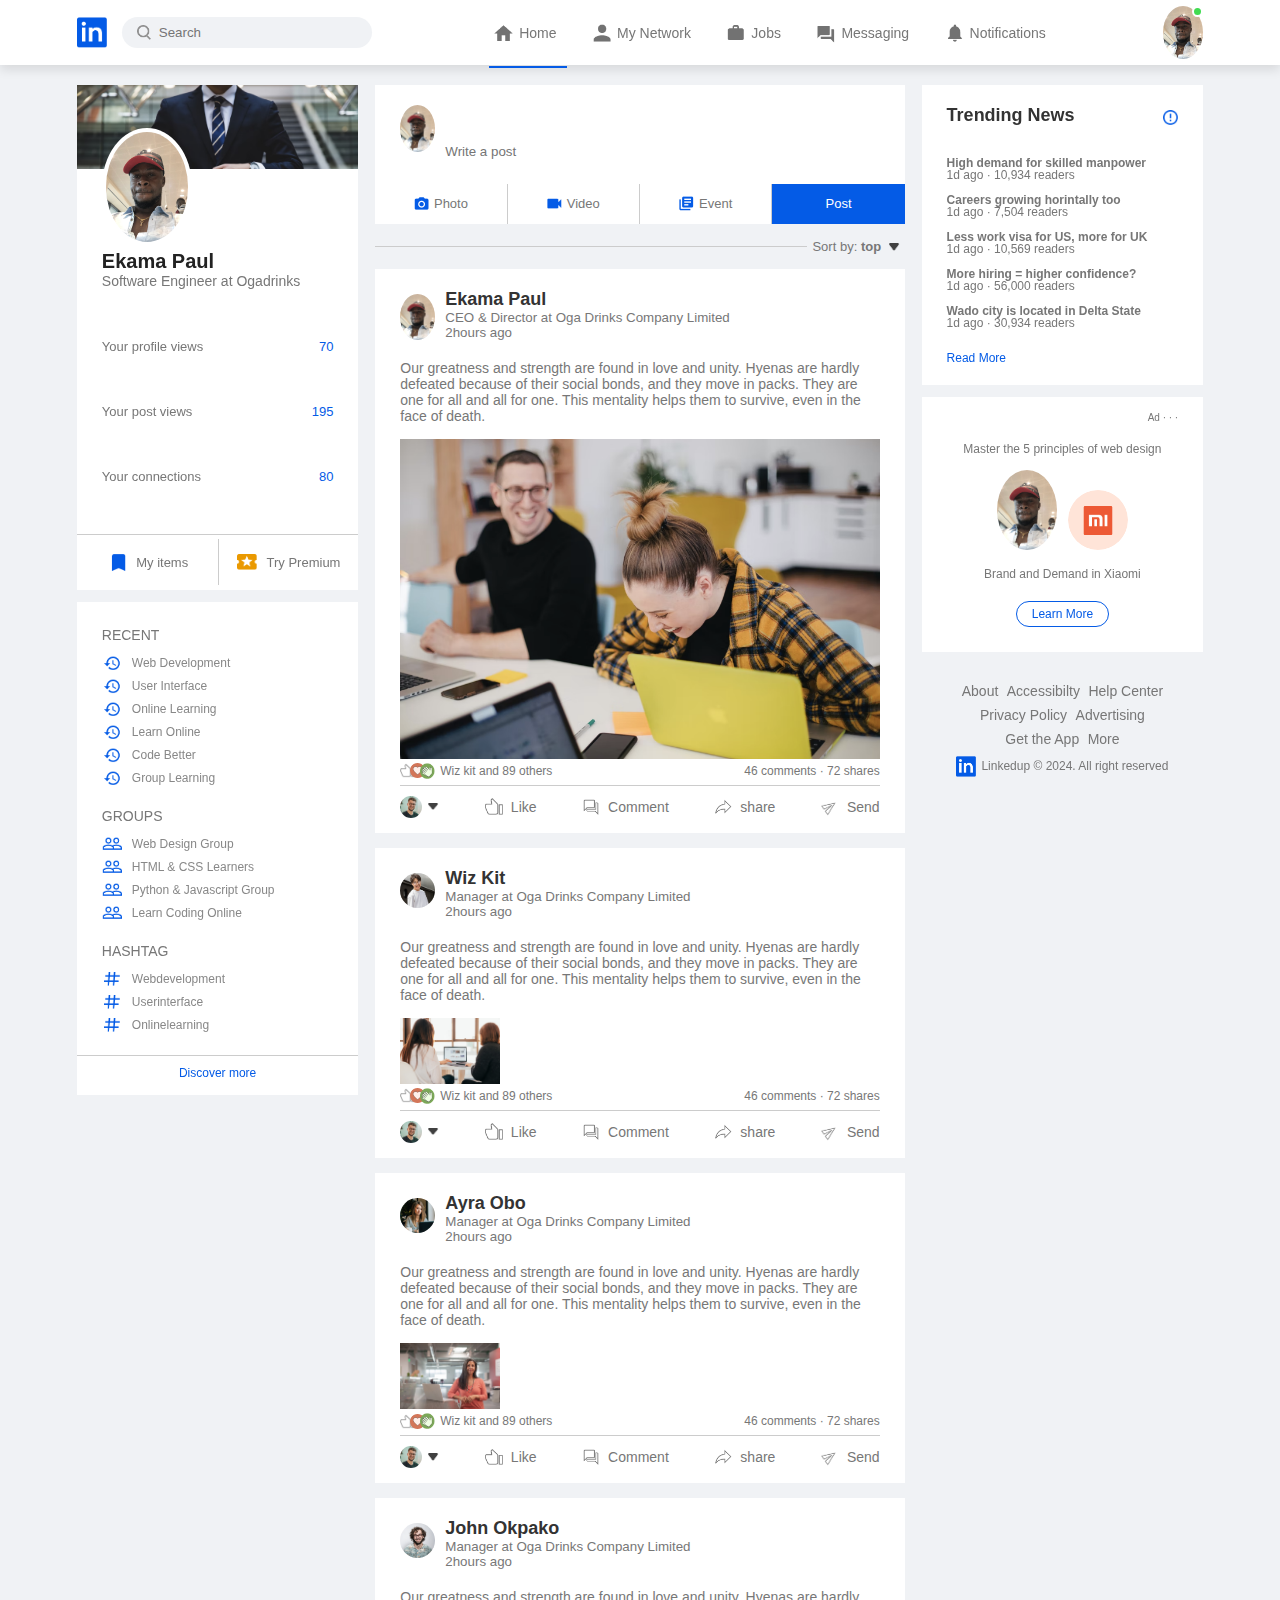
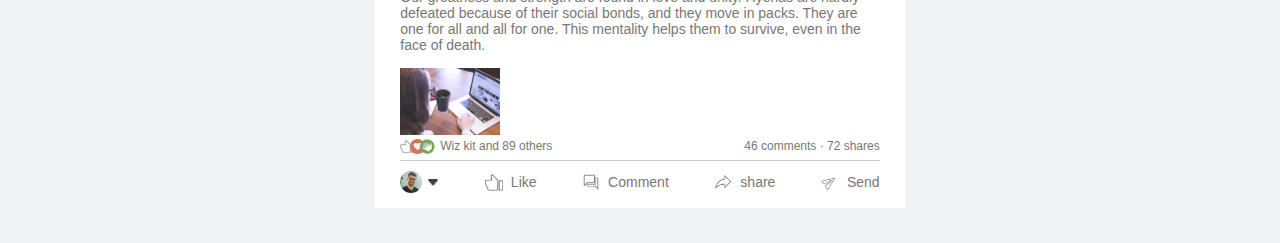
<file: index.html>
<!DOCTYPE html>
<html lang="en">

<head>
    <meta charset="UTF-8">
    <meta name="viewport" content="width=device-width, initial-scale=1.0">
    <title>Social Media Website</title>
    <link rel="stylesheet" href="styles.css">
</head>

<body>

    <nav class="navbar">
        <div class="navbar-left">
            <a href="index.html" class="logo"><img src="image/logo.png" alt=""></a>

            <div class="search-box">
                <img src="image/search.png" alt="">
                <input type="text" placeholder="Search">
            </div>
        </div>

        <div class="navbar-center">
            <ul>
                <li><a href="#" class="active-link"><img src="image/home.png" alt=""><span>Home</span></a></li>
                <li><a href="#"><img src="image/network.png" alt=""><span>My Network</span></a></li>
                <li><a href="#"><img src="image/jobs.png" alt=""><span>Jobs</span></a></li>
                <li><a href="#"><img src="image/message.png" alt=""><span>Messaging</span></a></li>
                <li><a href="#"><img src="image/notification.png" alt=""><span>Notifications</span></a></li>
            </ul>
        </div>

        <!-- profile image -->
        <div class="navbar-right">
            <div class="online">
                <img src="image/profilepic.jpeg" class="nav-profile-img" onclick="toggleMenu()">
            </div>
        </div>

        <!-- --------- PROFILE DROP-DOWN MENU -->

        <div class="profile-menu-wrap" id="profileMenu">
            <div class="profile-menu">
                <div class="user-info">
                    <img src="image/profilepic.jpeg">
                    <div>
                        <h3>Ekama Paul</h3>
                        <a href="profile.html">See your profile</a>
                    </div>
                </div>
                <hr>
                <a href="#" class="profile-menu-link">
                    <img src="image/feedback.png">
                    <p>Give Feedback</p>
                    <span>></span>
                </a>
                <a href="#" class="profile-menu-link">
                    <img src="image/setting.png">
                    <p>Setting & Privacy</p>
                    <span>></span>
                </a>
                <a href="#" class="profile-menu-link">
                    <img src="image/help.png">
                    <p>Help & Support</p>
                    <span>></span>
                </a>
                <a href="#" class="profile-menu-link">
                    <img src="image/display.png">
                    <p>Display & Accessiblity</p>
                    <span>></span>
                </a>
                <a href="#" class="profile-menu-link">
                    <img src="image/logout.png">
                    <p>Logout</p>
                    <span>></span>
                </a>
            </div>
        </div>

    </nav>

<!-- ------------------ Navbar Close-------------------- -->


<div class="container">
    <!-- --------Left- sidebar---------------- -->
    <div class="left-sidebar">
        <div class="sidebar-profile-box">
            <img src="image/cover-pic.png" alt="" width="100%">
            <div class="sidebar-profile-info">
                <img src="image/profilepic.jpeg" alt="">
                <h1>Ekama Paul</h1>
                <h3>Software Engineer at Ogadrinks</h3>
                <ul>
                   <li>Your profile views <span>70</span></li> 
                   <li>Your post views <span>195</span></li> 
                   <li>Your connections <span>80</span></li> 
                </ul>
            </div>
            <div class="sidebar-profile-link">
                <a href="#"><img src="image/items.png" alt="">My items</a>
                <a href="#"><img src="image/premium.png" alt="">Try Premium</a>
            </div>
        </div>

        <div class="sidebar-activity" id="sidebarActivity">
            <h3>RECENT</h3>
            <a href="#"><img src="image/recent.png" alt=""> Web Development</a>
            <a href="#"><img src="image/recent.png" alt=""> User Interface</a>
            <a href="#"><img src="image/recent.png" alt=""> Online Learning </a>
            <a href="#"><img src="image/recent.png" alt=""> Learn Online</a>
            <a href="#"><img src="image/recent.png" alt=""> Code Better</a>
            <a href="#"><img src="image/recent.png" alt=""> Group Learning</a>
            <h3>GROUPS</h3>
            <a href="#"><img src="image/group.png" alt=""> Web Design Group</a>
            <a href="#"><img src="image/group.png" alt=""> HTML & CSS Learners</a>
            <a href="#"><img src="image/group.png" alt=""> Python & Javascript Group</a>
            <a href="#"><img src="image/group.png" alt=""> Learn Coding Online </a>
            <h3>HASHTAG</h3>
            <a href="#"><img src="image/hashtag.png" alt=""> Webdevelopment </a>
            <a href="#"><img src="image/hashtag.png" alt="">Userinterface </a>
            <a href="#"><img src="image/hashtag.png" alt=""> Onlinelearning</a>
            <div class="discover-more-link">
                <a href="#">Discover more</a>
            </div>
        </div>

        <p id="showMoreLink" onclick="toggleActivity()">Show More<b>+</b></p>

    </div>

    <!-- -------- Main-content---------------- -->
    <div class="main-content">

        <div class="create-post">
            <div class="create-post-input">
                <img src="image/profilepic.jpeg">
                <textarea rows="2" placeholder="Write a post"></textarea>
            </div>
            <div class="create-post-links">
                <li><img src="image/photo.png">Photo</li>
                <li><img src="image/video.png">Video</li>
                <li><img src="image/event.png">Event</li>
                <li>Post</li>
            </div>
        </div>
        <div class="sort-by">
            <hr>
            <p>Sort by: <span>top <img src="image/down-arrow.png"></span></p>
        </div>

        <div class="post">
            <div class="post-author">
                <img src="image/profilepic.jpeg">
                <div>
                    <h1>Ekama Paul</h1>
                    <small>CEO & Director at Oga Drinks Company Limited</small>
                    <small>2hours ago</small>
                </div>
            </div>
            <p>Our greatness and strength are found in love and unity. Hyenas are hardly defeated because of their social bonds, and they move in packs. They are one for all and all for one. This mentality helps them to survive, even in the face of death.</p>
            <img src="image/post-image-1.png" width="100%">

            <div class="post-stats">
                <div>
                    <img src="image/thumbsup.png">
                    <img src="image/love.png">
                    <img src="image/clap.png">
                    <span class="liked-users">Wiz kit and 89 others</span>
                </div>
                <div>
                    <span>46 comments &middot; 72 shares</span>
                </div>
            </div>
            <div class="post-activity">
                <div>
                    <img src="image/user-1.png" class="post-activity-user-icon">
                    <img src="image/down-arrow.png" class="post-activity-arrow-icon">
                </div>
                <div class="post-activity-link">
                    <img src="image/like.png">
                    <span>Like</span>
                </div>
                <div class="post-activity-link">
                    <img src="image/comment.png">
                    <span>Comment</span>
                </div>
                <div class="post-activity-link">
                    <img src="image/share.png">
                    <span>share</span>
                </div>
                <div class="post-activity-link">
                    <img src="image/send.png">
                    <span>Send</span>
                </div>
            </div>
        </div>



        <div class="post">
            <div class="post-author">
                <img src="image/user-5.png">
                <div>
                    <h1>Wiz Kit</h1>
                    <small>Manager at Oga Drinks Company Limited</small>
                    <small>2hours ago</small>
                </div>
            </div>
            <p>Our greatness and strength are found in love and unity. Hyenas are hardly defeated because of their social bonds, and they move in packs. They are one for all and all for one. This mentality helps them to survive, even in the face of death.</p>
            <img src="image/post-image-2.png" width="100px">

            <div class="post-stats">
                <div>
                    <img src="image/thumbsup.png">
                    <img src="image/love.png">
                    <img src="image/clap.png">
                    <span class="liked-users">Wiz kit and 89 others</span>
                </div>
                <div>
                    <span>46 comments &middot; 72 shares</span>
                </div>
            </div>
            <div class="post-activity">
                <div>
                    <img src="image/user-1.png" class="post-activity-user-icon">
                    <img src="image/down-arrow.png" class="post-activity-arrow-icon">
                </div>
                <div class="post-activity-link">
                    <img src="image/like.png">
                    <span>Like</span>
                </div>
                <div class="post-activity-link">
                    <img src="image/comment.png">
                    <span>Comment</span>
                </div>
                <div class="post-activity-link">
                    <img src="image/share.png">
                    <span>share</span>
                </div>
                <div class="post-activity-link">
                    <img src="image/send.png">
                    <span>Send</span>
                </div>
            </div>

        </div>


        <div class="post">
            <div class="post-author">
                <img src="image/user-4.png">
                <div>
                    <h1>Ayra Obo</h1>
                    <small>Manager at Oga Drinks Company Limited</small>
                    <small>2hours ago</small>
                </div>
            </div>
            <p>Our greatness and strength are found in love and unity. Hyenas are hardly defeated because of their social bonds, and they move in packs. They are one for all and all for one. This mentality helps them to survive, even in the face of death.</p>
            <img src="image/post-image-3.png" width="100px">

            <div class="post-stats">
                <div>
                    <img src="image/thumbsup.png">
                    <img src="image/love.png">
                    <img src="image/clap.png">
                    <span class="liked-users">Wiz kit and 89 others</span>
                </div>
                <div>
                    <span>46 comments &middot; 72 shares</span>
                </div>
            </div>
            <div class="post-activity">
                <div>
                    <img src="image/user-1.png" class="post-activity-user-icon">
                    <img src="image/down-arrow.png" class="post-activity-arrow-icon">
                </div>
                <div class="post-activity-link">
                    <img src="image/like.png">
                    <span>Like</span>
                </div>
                <div class="post-activity-link">
                    <img src="image/comment.png">
                    <span>Comment</span>
                </div>
                <div class="post-activity-link">
                    <img src="image/share.png">
                    <span>share</span>
                </div>
                <div class="post-activity-link">
                    <img src="image/send.png">
                    <span>Send</span>
                </div>
            </div>

        </div>



        <div class="post">
            <div class="post-author">
                <img src="image/user-2.png">
                <div>
                    <h1>John Okpako</h1>
                    <small>Manager at Oga Drinks Company Limited</small>
                    <small>2hours ago</small>
                </div>
            </div>
            <p>Our greatness and strength are found in love and unity. Hyenas are hardly defeated because of their social bonds, and they move in packs. They are one for all and all for one. This mentality helps them to survive, even in the face of death.</p>
            <img src="image/post-image-4.png" width="100px">

            <div class="post-stats">
                <div>
                    <img src="image/thumbsup.png">
                    <img src="image/love.png">
                    <img src="image/clap.png">
                    <span class="liked-users">Wiz kit and 89 others</span>
                </div>
                <div>
                    <span>46 comments &middot; 72 shares</span>
                </div>
            </div>
            <div class="post-activity">
                <div>
                    <img src="image/user-1.png" class="post-activity-user-icon">
                    <img src="image/down-arrow.png" class="post-activity-arrow-icon">
                </div>
                <div class="post-activity-link">
                    <img src="image/like.png">
                    <span>Like</span>
                </div>
                <div class="post-activity-link">
                    <img src="image/comment.png">
                    <span>Comment</span>
                </div>
                <div class="post-activity-link">
                    <img src="image/share.png">
                    <span>share</span>
                </div>
                <div class="post-activity-link">
                    <img src="image/send.png">
                    <span>Send</span>
                </div>
            </div>

        </div>



    </div>


    <!-- -------- right-sidebar---------------- -->
    <div class="right-sidebar">
        <div class="sidebar-news">
            <img src="image/more.png" alt="" class="info-icon">
            <h3>Trending News</h3>
            <a href="#">High demand for skilled manpower</a>
            <span>1d ago &middot; 10,934 readers</span>
            
            <a href="#">Careers growing horintally too</a>
            <span>1d ago &middot; 7,504 readers</span>

            <a href="#">Less work visa for US, more for UK</a>
            <span>1d ago &middot; 10,569 readers</span>

            <a href="#">More hiring = higher confidence?</a>
            <span>1d ago &middot; 56,000 readers</span>

            <a href="#">Wado city is located in Delta State</a>
            <span>1d ago &middot; 30,934 readers</span>

            <a href="#" class="read-more-link">Read More</a>
        </div>

        <div class="sidebar-ad">
            <small>Ad &middot; &middot; &middot;</small>
            <p>Master the 5 principles of web design</p>
            <div>
                <img src="image/profilepic.jpeg">
                <img src="image/mi-logo.png">
            </div>
            <b>Brand and Demand in Xiaomi</b>
            <a href="#" class="ad-link">Learn More</a>
        </div>


        <div class="sidebar-useful-links">
            <a href="#">About</a>
            <a href="#">Accessibilty</a>
            <a href="#">Help Center</a>
            <a href="#">Privacy Policy</a>
            <a href="#">Advertising</a>
            <a href="#">Get the App</a>
            <a href="#">More</a>


            <!-- -----------Copy right Message------------ -->
            <div class="copyright-msg">
                <img src="image/logo.png">
                <p>Linkedup &#169; 2024. All right reserved</p>
            </div>
        </div>

    </div>
</div>








<script src="main.js"></script>

</body>

</html>
</file>
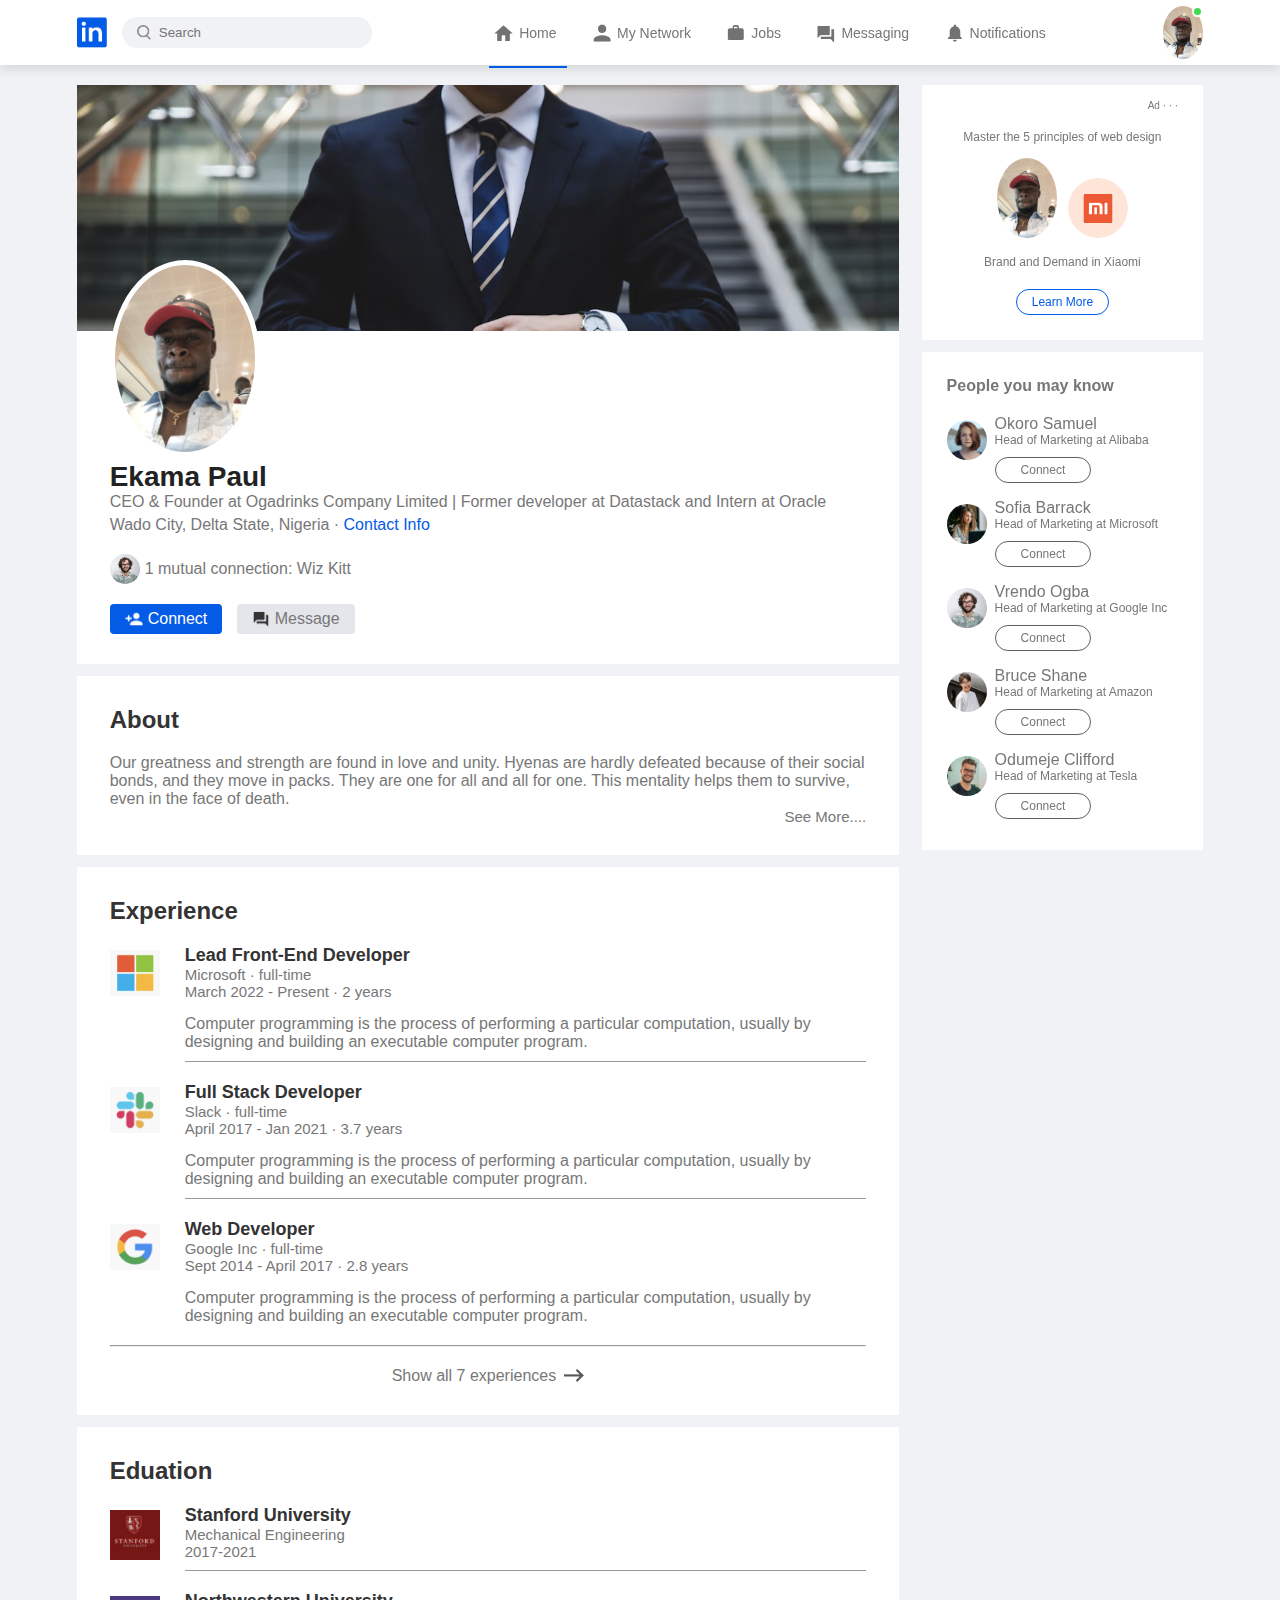
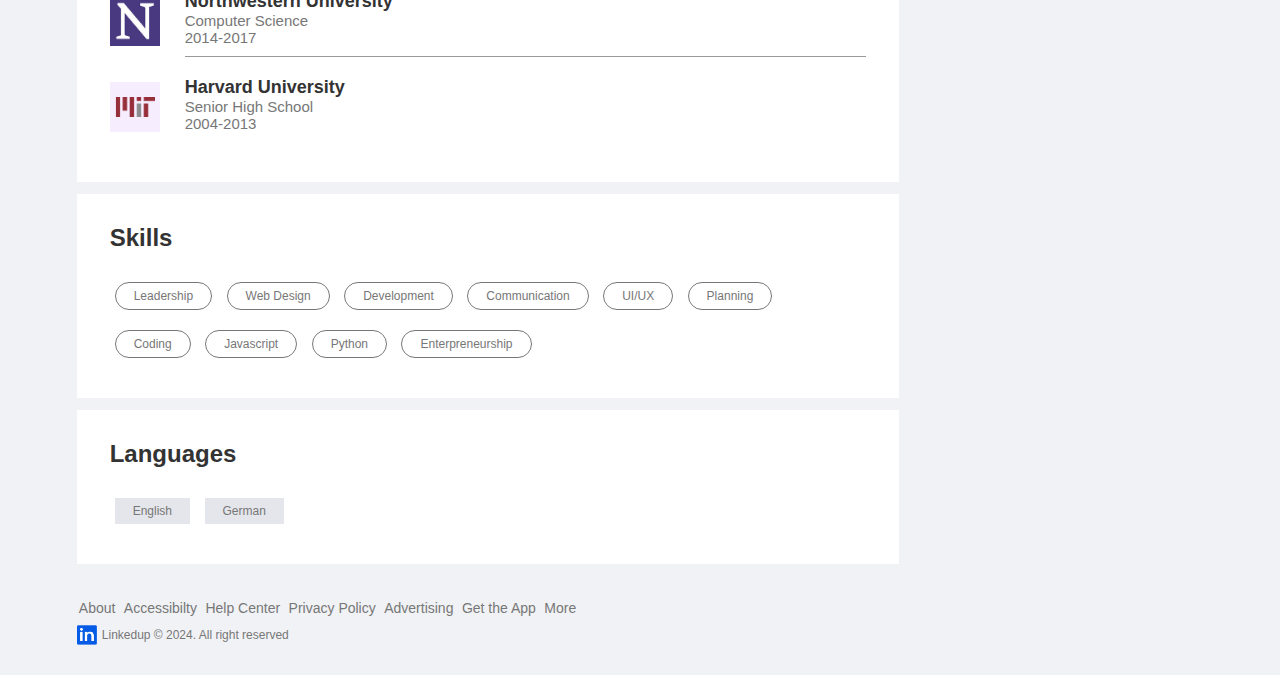
<file: profile.html>
<!DOCTYPE html>
<html lang="en">

<head>
    <meta charset="UTF-8">
    <meta name="viewport" content="width=device-width, initial-scale=1.0">
    <title>Social Media Website</title>
    <link rel="stylesheet" href="styles.css">
</head>

<body>

    <nav class="navbar">
        <div class="navbar-left">
            <a href="index.html" class="logo"><img src="image/logo.png" alt=""></a>

            <div class="search-box">
                <img src="image/search.png" alt="">
                <input type="text" placeholder="Search">
            </div>
        </div>

        <div class="navbar-center">
            <ul>
                <li><a href="#" class="active-link"><img src="image/home.png" alt=""><span>Home</span></a></li>
                <li><a href="#"><img src="image/network.png" alt=""><span>My Network</span></a></li>
                <li><a href="#"><img src="image/jobs.png" alt=""><span>Jobs</span></a></li>
                <li><a href="#"><img src="image/message.png" alt=""><span>Messaging</span></a></li>
                <li><a href="#"><img src="image/notification.png" alt=""><span>Notifications</span></a></li>
            </ul>
        </div>

        <!-- profile image -->
        <div class="navbar-right">
            <div class="online">
                <img src="image/profilepic.jpeg" class="nav-profile-img" onclick="toggleMenu()">
            </div>
        </div>

        <!-- --------- PROFILE DROP-DOWN MENU -->

        <div class="profile-menu-wrap" id="profileMenu">
            <div class="profile-menu">
                <div class="user-info">
                    <img src="image/profilepic.jpeg">
                    <div>
                        <h3>Ekama Paul</h3>
                        <a href="profile.html">See your profile</a>
                    </div>
                </div>
                <hr>
                <a href="#" class="profile-menu-link">
                    <img src="image/feedback.png">
                    <p>Give Feedback</p>
                    <span>></span>
                </a>
                <a href="#" class="profile-menu-link">
                    <img src="image/setting.png">
                    <p>Setting & Privacy</p>
                    <span>></span>
                </a>
                <a href="#" class="profile-menu-link">
                    <img src="image/help.png">
                    <p>Help & Support</p>
                    <span>></span>
                </a>
                <a href="#" class="profile-menu-link">
                    <img src="image/display.png">
                    <p>Display & Accessiblity</p>
                    <span>></span>
                </a>
                <a href="#" class="profile-menu-link">
                    <img src="image/logout.png">
                    <p>Logout</p>
                    <span>></span>
                </a>
            </div>
        </div>

    </nav>

    <!-- ------------------ Navbar Close-------------------- -->

    <div class="container">
        <div class="profile-main">
            <div class="profile-container">
                <img src="image/cover-pic.png" width="100%">
                <div class="profile-container-inner">
                    <img src="image/profilepic.jpeg" class="profile-pic">
                    <h1>Ekama Paul</h1>
                    <b>CEO & Founder at Ogadrinks Company Limited | Former developer at Datastack and Intern at
                        Oracle</b>
                    <p>Wado City, Delta State, Nigeria &middot; <a href="#">Contact Info</a></p>
                    <div class="mutual-connection">
                        <img src="image/user-2.png">
                        <span>1 mutual connection: Wiz Kitt</span>
                    </div>
                    <div class="profile-btn">
                        <a href="#" class="primary-btn"><img src="image/connect.png">Connect</a>
                        <a href="#"><img src="image/chat.png">Message</a>
                    </div>
                </div>
            </div>


            <div class="profile-description">
                <h2>About</h2>
                <p>Our greatness and strength are found in love and unity. Hyenas are hardly defeated because of their
                    social bonds, and they move in packs. They are one for all and all for one. This mentality helps
                    them to
                    survive, even in the face of death.</p>
                <a href="#" class="see-more-link">See More....</a>
            </div>

            <div class="profile-description">
                <h2>Experience</h2>
                <div class="profile-desc-row">
                    <img src="image/microsoft.png">
                    <div>
                        <h3>Lead Front-End Developer</h3>
                        <b>Microsoft &middot; full-time</b>
                        <b>March 2022 - Present &middot; 2 years</b>
                        <p>Computer programming is the process of performing a particular computation, usually by
                            designing
                            and building an executable computer program.</p>
                        <hr>
                    </div>
                </div>
                <div class="profile-desc-row">
                    <img src="image/slack.png">
                    <div>
                        <h3>Full Stack Developer</h3>
                        <b>Slack &middot; full-time</b>
                        <b>April 2017 - Jan 2021 &middot; 3.7 years</b>
                        <p>Computer programming is the process of performing a particular computation, usually by
                            designing
                            and building an executable computer program.</p>
                        <hr>
                    </div>
                </div>
                <div class="profile-desc-row">
                    <img src="image/google.png">
                    <div>
                        <h3>Web Developer</h3>
                        <b>Google Inc &middot; full-time</b>
                        <b>Sept 2014 - April 2017 &middot; 2.8 years</b>
                        <p>Computer programming is the process of performing a particular computation, usually by
                            designing
                            and building an executable computer program.</p>
                    </div>
                </div>
                <hr>
                <a href="#" class="experience-link">Show all 7 experiences <img src="image/right-arrow.png"></a>
            </div>




            <div class="profile-description">
                <h2>Eduation</h2>
                <div class="profile-desc-row">
                    <img src="image/stanford.png">
                    <div>
                        <h3>Stanford University</h3>
                        <b>Mechanical Engineering</b>
                        <b>2017-2021</b>
                        <hr>
                    </div>
                </div>

                <div class="profile-desc-row">
                    <img src="image/north.png">
                    <div>
                        <h3>Northwestern University</h3>
                        <b>Computer Science</b>
                        <b>2014-2017</b>
                        <hr>
                    </div>
                </div>

                <div class="profile-desc-row">
                    <img src="image/mit.png">
                    <div>
                        <h3>Harvard University</h3>
                        <b>Senior High School</b>
                        <b>2004-2013</b>
                    </div>
                </div>
            </div>


            <div class="profile-description">
                <h2>Skills</h2>
                <a href="#" class="skills-btn">Leadership</a>
                <a href="#" class="skills-btn">Web Design</a>
                <a href="#" class="skills-btn">Development</a>
                <a href="#" class="skills-btn">Communication</a>
                <a href="#" class="skills-btn">UI/UX</a>
                <a href="#" class="skills-btn">Planning</a>
                <a href="#" class="skills-btn">Coding</a>
                <a href="#" class="skills-btn">Javascript</a>
                <a href="#" class="skills-btn">Python</a>
                <a href="#" class="skills-btn">Enterpreneurship</a>
            </div>


            <div class="profile-description">
                <h2>Languages</h2>
                <a href="#" class="language-btn">English</a>
                <a href="#" class="language-btn">German</a>
            </div>



        </div>
        <!-- -------------------- PROFILE SIDEBAR--------------- -->
        <div class="profile-sidebar">

            <div class="sidebar-ad">
                <small>Ad &middot; &middot; &middot;</small>
                <p>Master the 5 principles of web design</p>
                <div>
                    <img src="image/profilepic.jpeg">
                    <img src="image/mi-logo.png">
                </div>
                <b>Brand and Demand in Xiaomi</b>
                <a href="#" class="ad-link">Learn More</a>
            </div>

            <div class="sidebar-people">
                <h3>People you may know</h3>
                <div class="sidebar-people-row">
                    <img src="image/user-3.png">
                    <div>
                        <h2>Okoro Samuel</h2>
                        <p>Head of Marketing at Alibaba</p>
                        <a href="#">Connect</a>
                    </div>
                </div>

                <div class="sidebar-people-row">
                    <img src="image/user-4.png">
                    <div>
                        <h2>Sofia Barrack</h2>
                        <p>Head of Marketing at Microsoft</p>
                        <a href="#">Connect</a>
                    </div>
                </div>

                <div class="sidebar-people-row">
                    <img src="image/user-2.png">
                    <div>
                        <h2>Vrendo Ogba</h2>
                        <p>Head of Marketing at Google Inc</p>
                        <a href="#">Connect</a>
                    </div>
                </div>

                <div class="sidebar-people-row">
                    <img src="image/user-5.png">
                    <div>
                        <h2>Bruce Shane</h2>
                        <p>Head of Marketing at Amazon</p>
                        <a href="#">Connect</a>
                    </div>
                </div>

                <div class="sidebar-people-row">
                    <img src="image/user-1.png">
                    <div>
                        <h2>Odumeje Clifford</h2>
                        <p>Head of Marketing at Tesla</p>
                        <a href="#">Connect</a>
                    </div>
                </div>
            </div>

        </div>

    </div>

    <div class="profile-footer">
        <div class="sidebar-useful-links">
            <a href="#">About</a>
            <a href="#">Accessibilty</a>
            <a href="#">Help Center</a>
            <a href="#">Privacy Policy</a>
            <a href="#">Advertising</a>
            <a href="#">Get the App</a>
            <a href="#">More</a>


            <!-- -----------Copy right Message------------ -->
            <div class="copyright-msg">
                <img src="image/logo.png">
                <p>Linkedup &#169; 2024. All right reserved</p>
            </div>
        </div>
    </div>



    <script src="main.js"></script>

</body>

</html>
</file>
<file: styles.css>
*{
    margin: 0;
    padding: 0;
    font-family: 'Poppins', sans-serif;
    box-sizing: border-box;
    color: #777;
    text-decoration: none;
}

body{
    background: #f0f2f5;
    color: #f0f2f5;
}
.navbar{
    display: flex;
    align-items: center;
    justify-content: space-between;
    background: #fff;
    padding: 6px 6%;
    position: sticky;
    top: 0;
    z-index: 100;
    box-shadow: 0 5px 10px rgba(0, 0, 0, 0.1);
}

.logo img{
    width: 30px;
    margin-right: 15px;
    display: block;
}

.navbar-center ul li{
    display: inline-block;
    list-style: none;
}

.navbar-center ul li a{
    display: flex;
    align-items: center;
    font-size: 14px;
    margin: 5px 8px;
    padding: 5px;
    position: relative;
}
.navbar-center ul li a img{
    width: 30px;
}

/* for the blue line under the navbar */
.navbar-center ul li a::after{
    content: '';
    /* width was first made 100%, it was change to 0 in order to make the bluelines invisible */
    width: 0;
    height: 2px;
    background: #045be6;
    position: absolute;
    bottom: -15px;
    transition: width 0.3s;
}

/* this code makes the blue bottom-line to be constant on the homepage link but varies when the cursor is moved to other link */
.navbar-center ul li a:hover::after,
.navbar-center ul li a.active-link::after
{
    width: 100%;
}

.nav-profile-img{
    width: 40px;
    border-radius: 50%;
    display: block;
    cursor: pointer;
    position: relative;

 /* for the small online green circle on the profile pics */
}
.online{
    position: relative;
}
.online::after{
    content: '';
    width: 7px;
    height: 7px;
    border: 2px solid #fff;
    border-radius: 50%;
    right: 0px;
    top: 0px;
    background: #41db51;
    position: absolute;
}

/* for the search box */
.search-box{
    background: #f0f2f5;
    width: 250px;
    border-radius: 20px;
    display: flex;
    align-items: center;
    padding: 0 15px;
}
.search-box img{
    width: 14px;
}

.search-box input{
    width: 100%;
    background: transparent;
    padding: 8px;
    outline: none;
    border: 0;
}

/* for the logo and search box to align with each other */
.navbar-left{
    display: flex;
    align-items: center;
}

/* ------- Navbar end----------- */

.container{
    padding: 20px 6%;
    display: flex;
    flex-wrap: wrap;
    justify-content: space-between;
}

/* -------- left sidebar--------- */
.left-sidebar{
    flex-basis: 25%;
    align-self: flex-start;
    position: sticky;
    top: 73px;
}

.sidebar-profile-box{
    background: #fff;
}

.sidebar-profile-info{
    padding: 0 25px;
}
.sidebar-profile-info img{
    width: 90px;
    border-radius: 50%;
    background: #fff;
    padding: 4px;
    margin-top: -45px;
}

.sidebar-profile-info h1{
    font-size: 20px;
    font-weight: 600;
    color: #222;
}

.sidebar-profile-info h3{
    font-size: 14px;
    font-weight: 500;
    color: #777;
}
.sidebar-profile-info ul{
    list-style: none;
    margin: 20px 0;
}
.sidebar-profile-info ul li{
    width: 100%;
    margin: 50px 0;
    font-size: 13px;
    color: #777;
}
.sidebar-profile-info ul li span{
    float: right;
    color: #045be6;
}

.sidebar-profile-link{
    display: flex;
    align-items: center;
    border-top: 1px solid #ccc;
}

.sidebar-profile-link a{
    flex-basis: 50%;
    display: flex;
    align-items: center;
    justify-content: center;
    padding: 15px 0;
    font-size: 13px;
    border-left: 1px solid #ccc;
}

.sidebar-profile-link a:first-child{
    border-left: 0;
}

.sidebar-profile-link a img{
    width: 20px;
    margin-right: 10px; 
}

.sidebar-activity{
   background: #fff; 
   padding: 5px 25px;
   margin: 12px 0;
}

.sidebar-activity h3{
    color: #777;
    font-size: 14px;
    font-weight: 500;
    margin: 20px 0 10px;
}

.sidebar-activity a{
    display: flex;
    align-items: center;
    font-size: 12px;
    font-weight: 500;
    color: #888;
    margin: 3px 0;
}

.sidebar-activity a img{
    width: 20px;
    margin-right: 10px;
}

.discover-more-link{
    border-top: 1px solid #ccc;
    text-align: center;
    margin-top: 20px;
    margin-left: -25px;
    margin-right: -25px;
}
.discover-more-link a{
    color: #045be6;
    display: inline-block;
    margin: 10px 0;
}


/* --------- right-sidebar ------- */
.right-sidebar{
    flex-basis: 25%;
    align-self: flex-start;
    position: sticky;
    top: 73px;
}
.sidebar-news{
    background: #fff;
    padding: 10px 25px;
}
.info-icon{
    width: 15px;
    float: right;
    margin-top: 15px;
}

.sidebar-news h3{
    font-size: 18px;
    font-weight: 600;
    color: #333;
    margin: 10px 0 30px;
}
.sidebar-news a{
    display: block;
    font-size: 12px;
    font-weight: 600;
    margin-top: 10px;
    margin-bottom: -5px;
}
.sidebar-news span{
    font-size: 12px;
    color: #777;
}

.sidebar-news .read-more-link{
    color: #045be6;
    font-weight: 500;
    margin: 20px 0 10px;
}

.sidebar-ad{
    background: #fff;
    padding: 15px 25px;
    text-align: center;
    margin: 12px 0;
    font-size: 12px;
    color: #777;
}

.sidebar-ad img{
    width: 60px;
    border-radius: 50%;
    margin: 4px;
}

.sidebar-ad small{
    float: right;
    font-weight: 500;
}
.sidebar-ad p{
    margin-top: 30px;
    margin-bottom: 10px;
}
.sidebar-ad b{
    display: block;
    font-weight: 500;
    margin-top: 10px;
}

.ad-link{
    display: inline-block;
    border: 1px solid #045be6;
    border-radius: 30px;
    padding: 5px 15px;
    color: #045be6;
    font-weight: 500;
    margin: 20px auto 10px;
}

.sidebar-useful-links{
    padding: 15px 25px;
    text-align: center;
}
.sidebar-useful-links a{
    display: inline-block;
    font-size: 14px;
    margin: 4px 2px;
}
.copyright-msg{
    display: flex;
    align-items: center;
    justify-content: center;
    color: #777;
    font-size: 12px;
    margin-top: 5px;
    font-weight: 500;
}
.copyright-msg img{
    width: 20px;
    margin-right: 5px;
}



/* --------- main-content--------- */
.main-content{
    flex-basis: 47%;
}
.create-post{
    background: #fff;
}
.create-post-input{
    padding: 20px 25px 10px;
    display: flex;
    align-items: flex-start;
}

.create-post-input img{
    width: 35px;
    border-radius: 50%;
    margin-right: 10px;
}

.create-post-input textarea{
    width: 100%;
    border: 0;
    outline: 0;
    resize: none;
    background: transparent;
    margin-top: 8%;
}
::placeholder{
    font-weight: 500;
}

.create-post-links{
    display: flex;
    align-items: flex-start;
}
.create-post-links li{
    list-style: none;
    border-right: 1px solid #ccc;
    flex-basis: 25%;
    height: 40px;
    font-size: 13px;
    display: flex;
    align-items: center;
    justify-content: center;
    cursor: pointer;
    color: #777;
}
.create-post-links li img{
    width: 15px;
    margin-right: 5px;
}
.create-post-links li:last-child{
    background: #045be6;
    color: #fff;
    border-top: 0;
    border-right: 0;
}
.sort-by{
    display: flex;
    align-items: center;
    margin: 10px 0;
}
.sort-by hr{
    flex: 1;
    border: 0;
    height: 1px;
    background: #ccc;
}
.sort-by p{
    font-size: 13px;
    padding: 5px;
}
.sort-by p span{
    font-weight: 600;
    cursor: pointer;
}

.sort-by p span img{
    width: 12px;
    margin-left: 3px;
}
.post{
    background: #fff;
    padding: 20px 25px 5px;
    margin: 5px 0 15px;
}
.post-author{
    display: flex;
    align-items: flex-start;
    margin-bottom: 20px;
}
.post-author img{
    width: 35px;
    border-radius: 50%;
    margin-right: 10px;
    margin-top: 5px;
}
.post-author h1{
    font-size: 18px;
    font-weight: 600;
    color: #333;
}
.post-author small{
    display: block;
}
.post p{
    font-size: 14px;
    margin-bottom: 15px;
}
.post-stats{
    display: flex;
    flex-wrap: wrap;
    align-items: center;
    justify-content: space-between;
    font-size: 12px;
    border-bottom: 1px solid #ccc;
    padding-bottom: 6px;
}

.post-stats div{
    display: flex;
    align-items: center;
}
.post-stats img{
    width: 15px;
    margin-right: -5px;
}
.liked-users{
    margin-left: 10px;
}

.post-activity{
    display: flex;
    align-items: center;
    justify-content: space-between;
    padding: 10px 0;
    font-size: 14px;
    font-weight: 500;
}
.post-activity div{
    display: flex;
    align-items: center;
}

.post-activity-user-icon{
    width: 22px;
    border-radius: 50%;
}
.post-activity-arrow-icon{
    width: 12px;
    margin-left: 5px;
}

.post-activity-link img{
    width: 18px;
    margin-right: 8px;
}





/* -----------------PROFILE-DROP-DOWN-MENU------------------- */

.profile-menu-wrap{
    position: absolute;
    top: 100%;
    right: 5%;
    width: 320px;
    /* To hide the profile menu drop down */
    max-height: 0;
    overflow: hidden;
    transition: max-height 0.5s;
}

.profile-menu-wrap.open-menu{
    max-height: 400px;
}



.profile-menu{
    background: #222;
    color: #fff;
    padding: 20px;
    margin: 10px;
}

.user-info{
    display: flex;
    align-items: center;
}

.user-info img{
    width: 50px;
    border-radius: 50px;
    margin-right: 15px;
}
.user-info h3{
    font-weight: 500;
    margin-bottom: -7px;
    color: #c9dbf8;
}

.user-info a{
    color: #c9dbf8;
    font-size: 13px;
}
.profile-menu hr{
    border: 0;
    height: 1px;
    width: 100%;
    background: #fff;
    margin: 15px 0 10px;

}
.profile-menu-link{
    display: flex;
    align-items: center;
    color: #fff;
    margin: 12px 0;
    font-size: 14px;
}

.profile-menu-link p{
    width: 100%;
    color: #fff;
}
.profile-menu-link img{
   width: 35px;
   border-radius: 50%;
   margin-right: 15px;
}



/* ---------------PROFILE PAGE------------------ */
.profile-main{
    flex-basis: 73%;
}

.profile-sidebar{
    flex-basis: 25%;
    align-self: flex-start;
    position: sticky;
    top: 73px;
}

.profile-container{
    background: #fff;
}
.profile-container-inner{
    padding: 0 4% 10px;
}
 .profile-pic{ 
    width: 150px; 
    border-radius: 50%; 
    margin-top: -75px; 
    padding: 5px; 
    background: #fff;  
}

.profile-container h1{
    font-size: 28px;
    font-weight: 600;
    color: #222;
}
.profile-container b{
    font-weight: 500;
}
.profile-container p{
    margin-top: 5px;
}
.profile-container p a{
    color: #045be6;
    font-weight: 500;
}
.mutual-connection{
    display: flex;
    align-items: center;
    margin: 20px 0;
}
.mutual-connection img{
    width: 30px;
    border-radius: 50%;
    margin-right: 5px;
}
.profile-btn{
    margin: 20px 0;
}

.profile-btn a{
    display: inline-flex;
    align-items: center;
    background: #e4e6eb;
    padding: 6px 15px;
    border-radius: 4px;
    margin-right: 10px;
}
.profile-btn a img{
    width: 18px;
    margin-right: 5px;
}
.profile-btn .primary-btn{
    background: #045be6;
    color: #fff;
}
.profile-description{
    background: #fff;
    padding: 20px 4% 30px;
    margin: 12px 0;
}
.profile-description h2{
    color: #333;
    margin: 10px 0 20px;
    font-weight: 600;
}
.see-more-link{
    display: block;
    text-align: right;
    font-size: 15px;
}
.profile-desc-row{
    display: flex;
    align-items: flex-start;
    margin: 20px 0;
}
.profile-desc-row img{
    width: 50px;
    margin-right: 25px;
    margin-top: 5px;
}
.profile-desc-row div{
    width: 100%;
}
.profile-desc-row h3{
    font-size: 18px;
    font-weight: 600;
    color: #333;
}
.profile-desc-row b{
    display: block;
    font-weight: 500;
    font-size: 15px;
}
.profile-desc-row p{
    margin-top: 15px;
}
.profile-desc-row hr{
    border: 0;
    border-bottom: 1px solid #999;
    margin-top: 10px;
}
.experience-link{
    display: flex;
    align-items: center;
    justify-content: center;
    padding-top: 20px;
    font-weight: 500;
}
.experience-link img{
    width: 20px;
    margin-left: 8px;
}

.skills-btn{
    display: inline-block;
    margin: 10px 5px;
    padding: 6px 18px;
    border: 1px solid #777;
    border-radius: 30px;
    font-size: 12px;
    font-weight: 500;
}

.language-btn{
    display: inline-block;
    margin: 10px 5px;
    padding: 6px 18px;
    background: #e4e6eb;
    font-size: 12px;
    font-weight: 500;
}

/* --------profile-right-sidebar-------------- */

.profile-sidebar .sidebar-ad{
    margin: 0;
}
.sidebar-people{
    background: #fff;
    padding: 15px 25px;
    margin: 12px 0;
    font-size: 12px;
}
.sidebar-people h3{
    font-size: 16px;
    font-weight: 600;
    margin: 10px 0 20px;
}
.sidebar-people-row{
    display: flex;
    align-items: flex-start;
    margin: 6px 0;
}
.sidebar-people-row img{
    width: 40px;
    border-radius: 50%;
    margin-right: 8px;
    margin-top: 5px;
}
.sidebar-people-row h2{
    font-weight: 500;
    font-size: 16px;
}
.sidebar-people-row a{
    display: inline-block;
    margin: 10px 0;
    padding: 5px 25px;
    border: 1px solid #5f5f5f;
    border-radius: 30px;
    font-weight: 500;
}
.profile-footer{
    padding: 0 6% 30px;
}
.profile-footer .sidebar-useful-links{
    text-align: left;
    padding: 0;
}
.profile-footer .copyright-msg{
    justify-content: flex-start;
}


#showMoreLink{
    display: none;
}


/* --------- media query for small screen------------ */

@media only screen and (max-width: 600px){
    .search-box{
        background: transparent;
        width: auto;
        padding: 0;
    }
    .search-box input{
        width: 0;
        padding: 0;
    }

    .navbar-center ul li a span{
        display: none;
    }
    .navbar-center ul li a{
        padding-right: 0;
        margin: 5px;
    }
    .nav-profile-img{
        width: 30px;
    }

    .container{
        padding: 15px 3%;
    }
    .left-sidebar, .right-sidebar{
        flex-basis: 100%;
        position: relative;
        top: unset;
    }
    .main-content{
        flex-basis: 100%;
    }

    .post-stats div{
        margin: 2px 0;
    }
    .post-activity-link span{
        display: none;
    }
    .post-activity-link img{
        margin-right: 0;
    }

/* ----------profile page---------- */
    .profile-main, .profile-sidebar{
    flex-basis: 100%;
    }

    .profile-container{
        font-size: 14px;
    }
    .profile-pic{
        width: 100px;
        margin-top: -50px;
    }
    .profile-description{
        font-size: 14px;
    }

    #showMoreLink{
        display: block;
        width: fit-content;
        margin: 10px auto;
        font-size: 14px;
        cursor: pointer;
   
    }
    .sidebar-activity{
        display: none;
    }
    .sidebar-activity.open-activity{
        display: block;
    }


}
</file>
